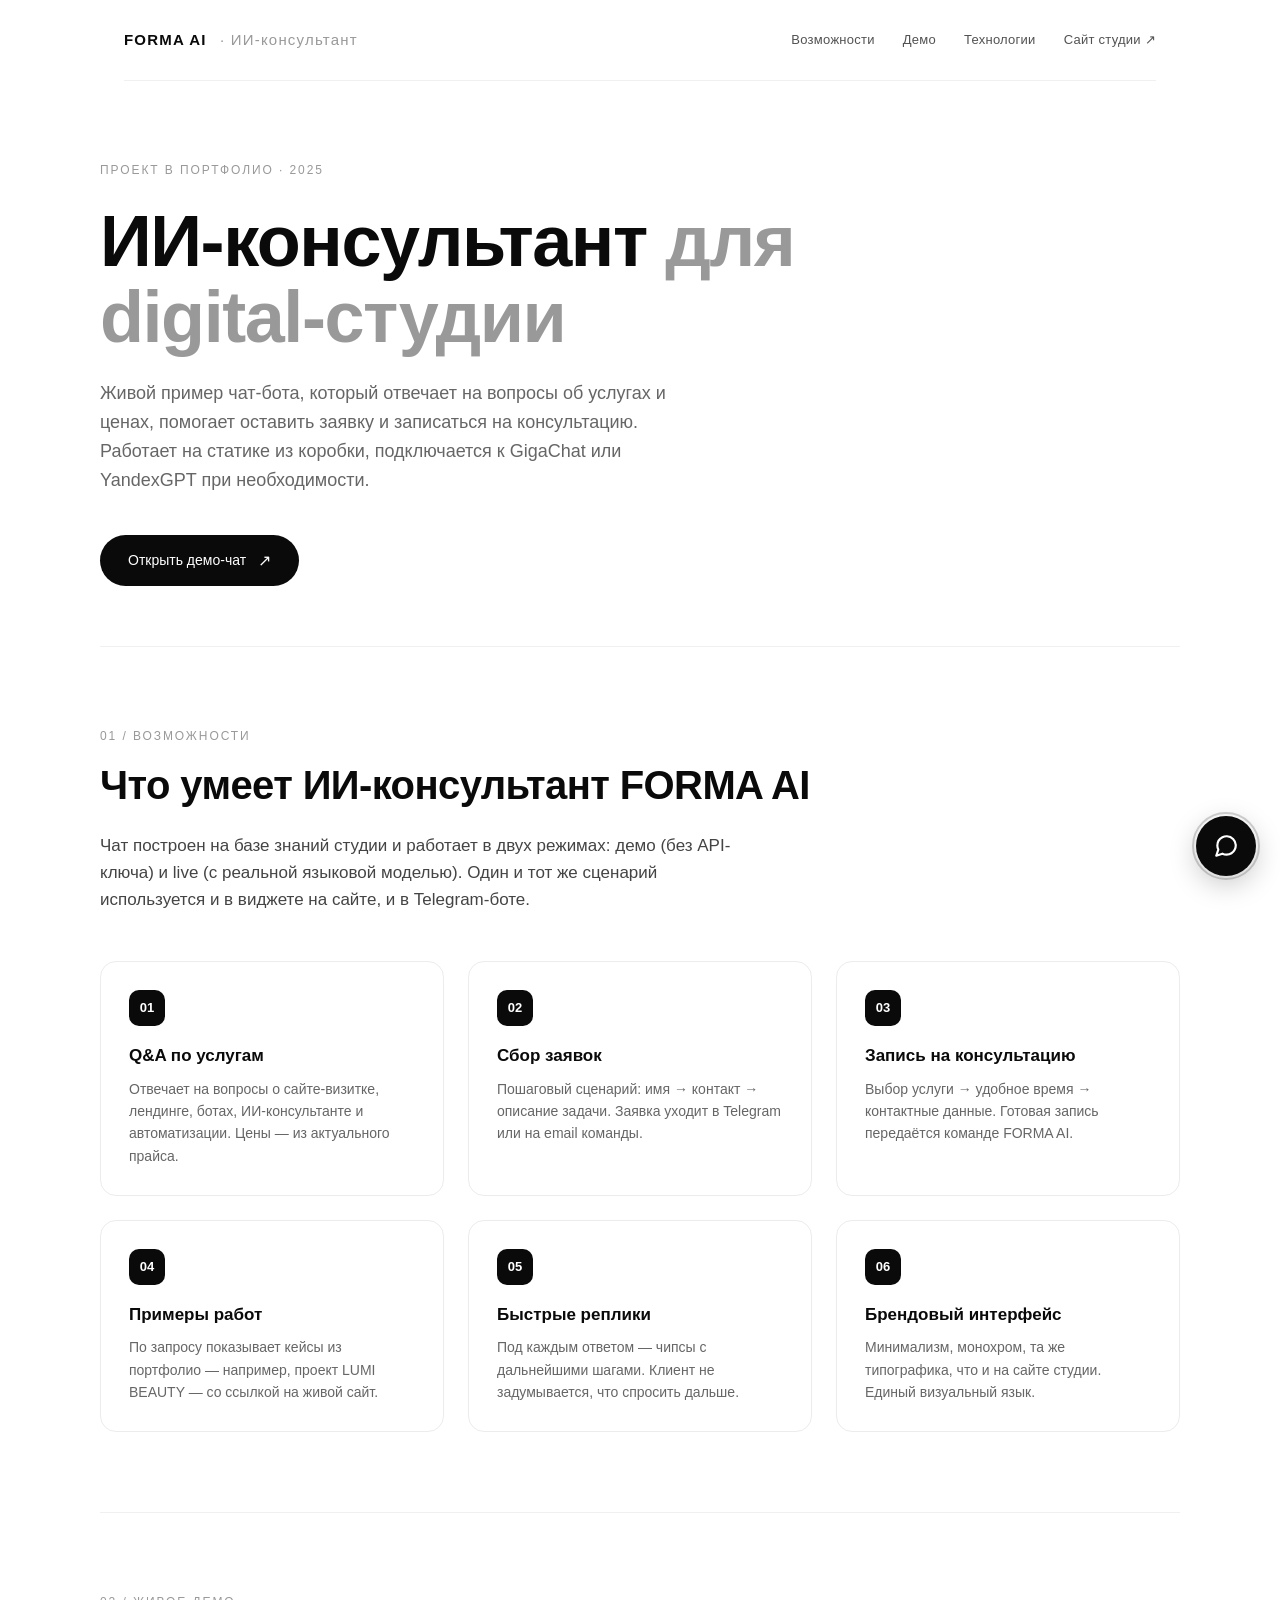
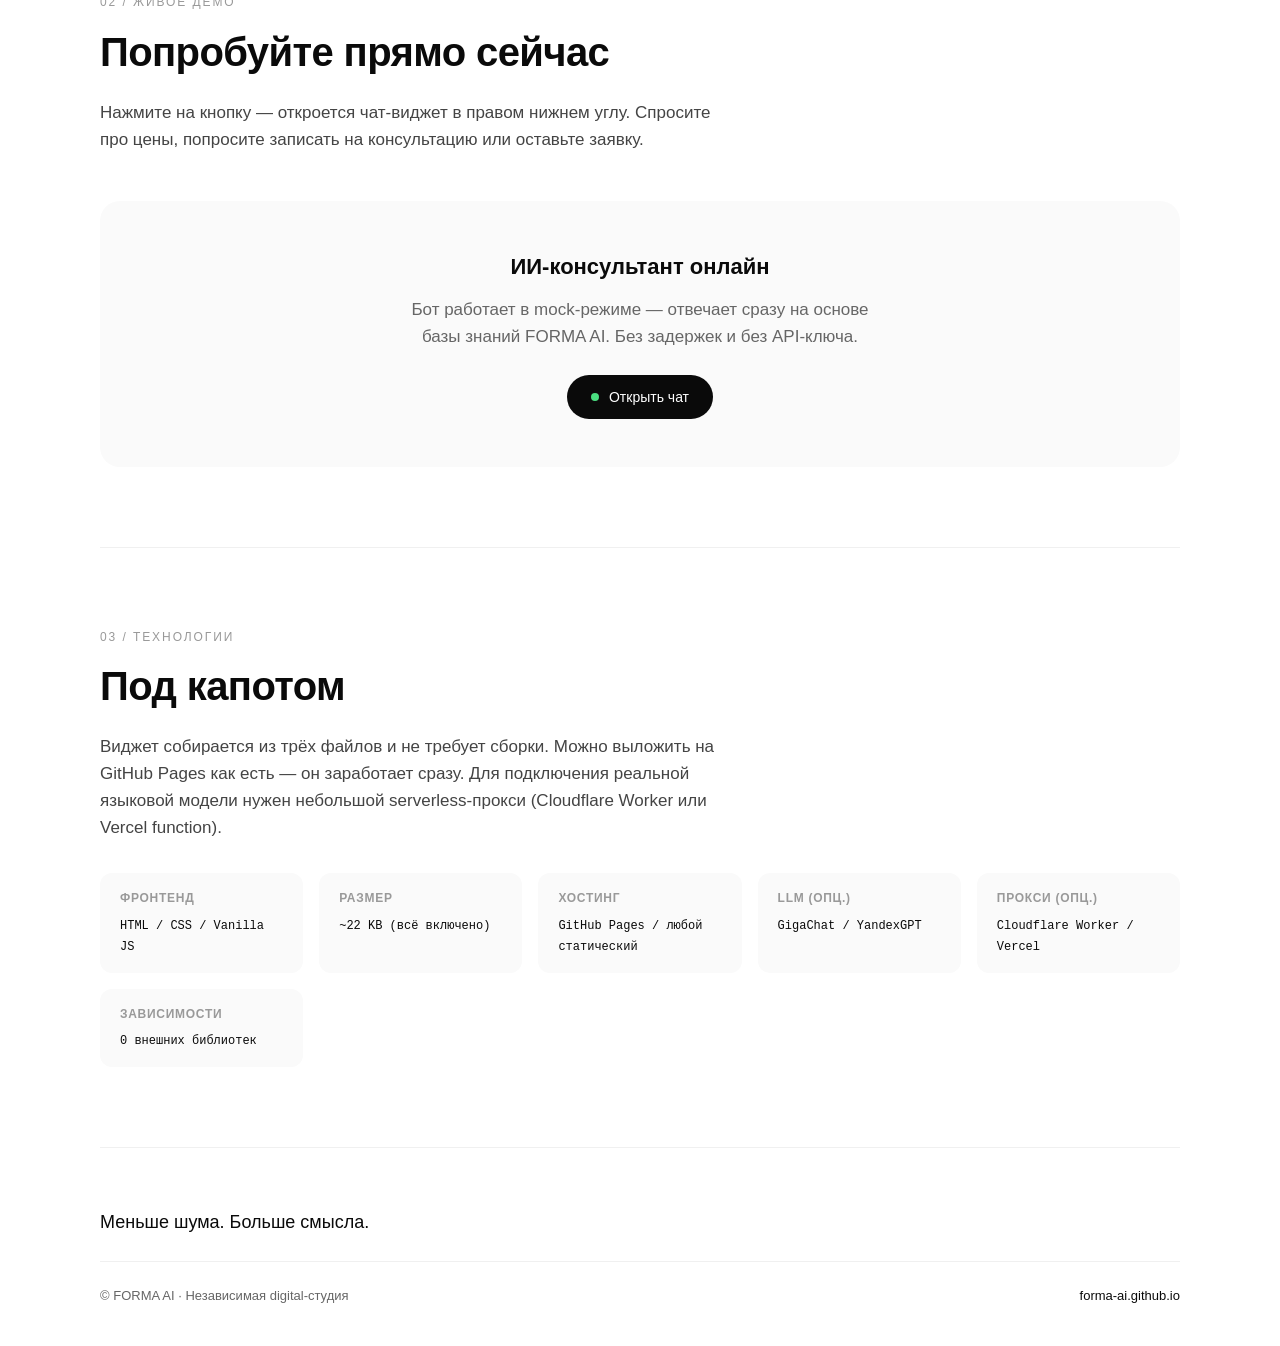
<file: forma-ai-assistant/index.html>
<!doctype html>
<html lang="ru">
<head>
  <meta charset="utf-8" />
  <meta name="viewport" content="width=device-width, initial-scale=1" />
  <title>FORMA AI · ИИ-консультант — демо для портфолио</title>
  <meta name="description" content="Живой пример ИИ-консультанта FORMA AI: отвечает на вопросы по услугам и ценам, собирает заявки, записывает на консультацию. Встраивается на любой сайт." />

  <!--可以直接嵌入到任何页面：替换下面 4 строки на свой путь -->
  <link rel="stylesheet" href="forma-chat.css" />

  <style>
    /* ---- Демо-страница FORMA AI (не входит в виджет) ---- */
    * { box-sizing: border-box; margin: 0; padding: 0; }
    html, body { background: #ffffff; color: #0a0a0a; }

    body {
      font-family: -apple-system, BlinkMacSystemFont, "Segoe UI", "Inter", "Helvetica Neue", Arial, sans-serif;
      font-size: 16px;
      line-height: 1.6;
      -webkit-font-smoothing: antialiased;
      -moz-osx-font-smoothing: grayscale;
    }

    .container { max-width: 1080px; margin: 0 auto; padding: 0 24px; }

    /* --- Шапка --- */
    .nav {
      display: flex;
      align-items: center;
      justify-content: space-between;
      padding: 28px 0;
      border-bottom: 1px solid #f0f0f0;
    }

    .nav-logo {
      font-size: 15px;
      font-weight: 700;
      letter-spacing: 0.08em;
    }
    .nav-logo span { color: #999; font-weight: 400; margin-left: 8px; }

    .nav-links { display: flex; gap: 28px; }
    .nav-links a {
      color: #0a0a0a;
      text-decoration: none;
      font-size: 13px;
      letter-spacing: 0.02em;
      opacity: 0.7;
      transition: opacity 0.2s;
    }
    .nav-links a:hover { opacity: 1; }

    /* --- Hero --- */
    .hero { padding: 80px 0 60px; border-bottom: 1px solid #f0f0f0; }
    .hero-eyebrow {
      font-size: 12px;
      letter-spacing: 0.16em;
      color: #999;
      text-transform: uppercase;
      margin-bottom: 24px;
    }
    .hero h1 {
      font-size: clamp(40px, 6vw, 72px);
      font-weight: 700;
      line-height: 1.05;
      letter-spacing: -0.02em;
      margin-bottom: 24px;
      max-width: 900px;
    }
    .hero h1 em { font-style: normal; color: #999; }
    .hero-sub {
      font-size: 18px;
      color: #666;
      max-width: 580px;
      margin-bottom: 40px;
    }
    .hero-cta {
      display: inline-flex;
      align-items: center;
      gap: 12px;
      background: #0a0a0a;
      color: #fff;
      padding: 16px 28px;
      border-radius: 100px;
      text-decoration: none;
      font-size: 14px;
      font-weight: 500;
      cursor: pointer;
      border: none;
      transition: transform 0.2s;
    }
    .hero-cta:hover { transform: translateY(-1px); }
    .hero-cta-arrow { font-size: 16px; }

    /* --- Разделы --- */
    .section {
      padding: 80px 0;
      border-bottom: 1px solid #f0f0f0;
    }

    .section-num {
      font-size: 12px;
      letter-spacing: 0.16em;
      color: #999;
      text-transform: uppercase;
      margin-bottom: 16px;
    }

    .section h2 {
      font-size: clamp(28px, 4vw, 40px);
      font-weight: 700;
      line-height: 1.15;
      letter-spacing: -0.015em;
      margin-bottom: 24px;
      max-width: 720px;
    }

    .section p {
      font-size: 17px;
      color: #444;
      max-width: 640px;
      margin-bottom: 16px;
    }

    /* --- Сетка возможностей --- */
    .grid {
      display: grid;
      grid-template-columns: repeat(auto-fit, minmax(280px, 1fr));
      gap: 24px;
      margin-top: 48px;
    }
    .feature {
      padding: 28px;
      border: 1px solid #ececec;
      border-radius: 16px;
      transition: border-color 0.2s, transform 0.2s;
    }
    .feature:hover {
      border-color: #0a0a0a;
      transform: translateY(-2px);
    }
    .feature-icon {
      width: 36px;
      height: 36px;
      border-radius: 10px;
      background: #0a0a0a;
      color: #fff;
      display: flex;
      align-items: center;
      justify-content: center;
      font-weight: 700;
      font-size: 13px;
      margin-bottom: 16px;
    }
    .feature h3 {
      font-size: 17px;
      font-weight: 600;
      margin-bottom: 8px;
    }
    .feature p {
      font-size: 14px;
      color: #666;
      margin: 0;
      max-width: none;
    }

    /* --- Демо-блок --- */
    .demo-block {
      background: #fafafa;
      border-radius: 20px;
      padding: 48px;
      margin-top: 48px;
      text-align: center;
    }
    .demo-block h3 {
      font-size: 22px;
      font-weight: 600;
      margin-bottom: 12px;
    }
    .demo-block p {
      color: #666;
      margin: 0 auto 24px;
      max-width: 460px;
    }
    .demo-cta {
      display: inline-flex;
      align-items: center;
      gap: 10px;
      background: #0a0a0a;
      color: #fff;
      padding: 14px 24px;
      border-radius: 100px;
      font-size: 14px;
      font-weight: 500;
      cursor: pointer;
      border: none;
    }
    .demo-pulse {
      width: 8px;
      height: 8px;
      border-radius: 50%;
      background: #4ade80;
      animation: pulse 1.6s infinite;
    }
    @keyframes pulse {
      0%, 100% { opacity: 1; transform: scale(1); }
      50%      { opacity: 0.5; transform: scale(1.4); }
    }

    /* --- Технический блок --- */
    .tech-list {
      display: grid;
      grid-template-columns: repeat(auto-fit, minmax(200px, 1fr));
      gap: 16px;
      margin-top: 32px;
    }
    .tech-item {
      padding: 16px 20px;
      background: #fafafa;
      border-radius: 12px;
      font-size: 13px;
    }
    .tech-item strong {
      display: block;
      font-size: 12px;
      letter-spacing: 0.06em;
      text-transform: uppercase;
      color: #999;
      margin-bottom: 6px;
      font-weight: 600;
    }
    .tech-item code {
      font-family: "SF Mono", Monaco, Consolas, monospace;
      font-size: 12px;
      color: #0a0a0a;
    }

    /* --- Подвал --- */
    .footer {
      padding: 60px 0 40px;
      color: #666;
      font-size: 13px;
    }
    .footer-tagline {
      font-size: 18px;
      color: #0a0a0a;
      font-weight: 500;
      margin-bottom: 24px;
    }
    .footer-meta {
      display: flex;
      justify-content: space-between;
      flex-wrap: wrap;
      gap: 16px;
      padding-top: 24px;
      border-top: 1px solid #f0f0f0;
    }
    .footer a {
      color: #0a0a0a;
      text-decoration: none;
    }

    @media (max-width: 600px) {
      .nav-links { display: none; }
      .hero { padding: 48px 0; }
      .section { padding: 56px 0; }
      .demo-block { padding: 32px 20px; }
    }
  </style>
  <!-- Yandex.Metrika counter -->
<script type="text/javascript">
    (function(m,e,t,r,i,k,a){
        m[i]=m[i]||function(){(m[i].a=m[i].a||[]).push(arguments)};
        m[i].l=1*new Date();
        for (var j = 0; j < document.scripts.length; j++) {if (document.scripts[j].src === r) { return; }}
        k=e.createElement(t),a=e.getElementsByTagName(t)[0],k.async=1,k.src=r,a.parentNode.insertBefore(k,a)
    })(window, document,'script','https://mc.yandex.ru/metrika/tag.js?id=114505379', 'ym');

    ym(114505379, 'init', {ssr:true, webvisor:true, clickmap:true, ecommerce:"dataLayer", referrer: document.referrer, url: location.href, accurateTrackBounce:true, trackLinks:true});
</script>
<noscript><div><img src="https://mc.yandex.ru/watch/114505379" style="position:absolute; left:-9999px;" alt="" /></div></noscript>
<!-- /Yandex.Metrika counter -->
</head>
<body>

  <header class="container">
    <nav class="nav">
      <div class="nav-logo">FORMA AI <span>· ИИ-консультант</span></div>
      <div class="nav-links">
        <a href="#features">Возможности</a>
        <a href="#demo">Демо</a>
        <a href="#tech">Технологии</a>
        <a href="https://snegggg970-gif.github.io/forma-ai/" target="_blank">Сайт студии ↗</a>
      </div>
    </nav>
  </header>

  <main>
    <!-- Hero -->
    <section class="hero container">
      <div class="hero-eyebrow">ПРОЕКТ В ПОРТФОЛИО · 2025</div>
      <h1>ИИ-консультант <em>для digital-студии</em></h1>
      <p class="hero-sub">
        Живой пример чат-бота, который отвечает на вопросы об услугах и ценах,
        помогает оставить заявку и записаться на консультацию. Работает на статике
        из коробки, подключается к GigaChat или YandexGPT при необходимости.
      </p>
      <button class="hero-cta" onclick="window.FORMA_CHAT.open()">
        Открыть демо-чат
        <span class="hero-cta-arrow">↗</span>
      </button>
    </section>

    <!-- Возможности -->
    <section class="section container" id="features">
      <div class="section-num">01 / ВОЗМОЖНОСТИ</div>
      <h2>Что умеет ИИ-консультант FORMA AI</h2>
      <p>
        Чат построен на базе знаний студии и работает в двух режимах:
        демо (без API-ключа) и live (с реальной языковой моделью).
        Один и тот же сценарий используется и в виджете на сайте, и в Telegram-боте.
      </p>

      <div class="grid">
        <div class="feature">
          <div class="feature-icon">01</div>
          <h3>Q&amp;A по услугам</h3>
          <p>Отвечает на вопросы о сайте-визитке, лендинге, ботах, ИИ-консультанте и автоматизации. Цены — из актуального прайса.</p>
        </div>
        <div class="feature">
          <div class="feature-icon">02</div>
          <h3>Сбор заявок</h3>
          <p>Пошаговый сценарий: имя → контакт → описание задачи. Заявка уходит в Telegram или на email команды.</p>
        </div>
        <div class="feature">
          <div class="feature-icon">03</div>
          <h3>Запись на консультацию</h3>
          <p>Выбор услуги → удобное время → контактные данные. Готовая запись передаётся команде FORMA AI.</p>
        </div>
        <div class="feature">
          <div class="feature-icon">04</div>
          <h3>Примеры работ</h3>
          <p>По запросу показывает кейсы из портфолио — например, проект LUMI BEAUTY — со ссылкой на живой сайт.</p>
        </div>
        <div class="feature">
          <div class="feature-icon">05</div>
          <h3>Быстрые реплики</h3>
          <p>Под каждым ответом — чипсы с дальнейшими шагами. Клиент не задумывается, что спросить дальше.</p>
        </div>
        <div class="feature">
          <div class="feature-icon">06</div>
          <h3>Брендовый интерфейс</h3>
          <p>Минимализм, монохром, та же типографика, что и на сайте студии. Единый визуальный язык.</p>
        </div>
      </div>
    </section>

    <!-- Демо -->
    <section class="section container" id="demo">
      <div class="section-num">02 / ЖИВОЕ ДЕМО</div>
      <h2>Попробуйте прямо сейчас</h2>
      <p>Нажмите на кнопку — откроется чат-виджет в правом нижнем углу. Спросите про цены, попросите записать на консультацию или оставьте заявку.</p>

      <div class="demo-block">
        <h3>ИИ-консультант онлайн</h3>
        <p>Бот работает в mock-режиме — отвечает сразу на основе базы знаний FORMA AI. Без задержек и без API-ключа.</p>
        <button class="demo-cta" onclick="window.FORMA_CHAT.open()">
          <span class="demo-pulse"></span>
          Открыть чат
        </button>
      </div>
    </section>

    <!-- Технологии -->
    <section class="section container" id="tech">
      <div class="section-num">03 / ТЕХНОЛОГИИ</div>
      <h2>Под капотом</h2>
      <p>Виджет собирается из трёх файлов и не требует сборки. Можно выложить на GitHub Pages как есть — он заработает сразу. Для подключения реальной языковой модели нужен небольшой serverless-прокси (Cloudflare Worker или Vercel function).</p>

      <div class="tech-list">
        <div class="tech-item"><strong>Фронтенд</strong><code>HTML / CSS / Vanilla JS</code></div>
        <div class="tech-item"><strong>Размер</strong><code>~22 KB (всё включено)</code></div>
        <div class="tech-item"><strong>Хостинг</strong><code>GitHub Pages / любой статический</code></div>
        <div class="tech-item"><strong>LLM (опц.)</strong><code>GigaChat / YandexGPT</code></div>
        <div class="tech-item"><strong>Прокси (опц.)</strong><code>Cloudflare Worker / Vercel</code></div>
        <div class="tech-item"><strong>Зависимости</strong><code>0 внешних библиотек</code></div>
      </div>
    </section>
  </main>

  <footer class="container footer">
    <div class="footer-tagline">Меньше шума. Больше смысла.</div>
    <div class="footer-meta">
      <div>© FORMA AI · Независимая digital-студия</div>
      <div>
        <a href="https://snegggg970-gif.github.io/forma-ai/" target="_blank">forma-ai.github.io</a>
      </div>
    </div>
  </footer>

  <!-- ===== FORMA AI Chat Widget ===== -->
  <script>
    // Конфигурация виджета.
    // mode: 'mock' — работает сразу без API-ключа (для демо на статике).
    // mode: 'live' + llmEndpoint — подключается реальный LLM через serverless-прокси.
    window.FORMA_CHAT_CONFIG = {
      mode: 'mock',
      llmProvider: 'gigachat',
      llmEndpoint: '',
      autoOpen: false,
      // Раскомментируйте, чтобы виджет сам отправлял заявки вам в Telegram/на почту:
      // leadEndpoint: 'https://your-worker.example.workers.dev/api/lead',
    };
  </script>
  <script src="knowledge-base.js"></script>
  <script src="llm-adapter.js"></script>
  <script src="forma-chat.js"></script>
</body>
</html>
</file>
<file: forma-ai-assistant/forma-chat.css>
/* ==========================================================================
   FORMA AI — Чат-виджет
   Минимализм, монохром, чистая типографика.
   Стили спроектированы так, чтобы не конфликтовать со стилями сайта-носителя:
   всё под префиксом .forma-chat-*
   ========================================================================== */

.forma-chat-bubble {
  position: fixed;
  right: 24px;
  bottom: 24px;
  width: 60px;
  height: 60px;
  border-radius: 50%;
  background: #0a0a0a;
  color: #ffffff;
  border: none;
  cursor: pointer;
  box-shadow: 0 8px 28px rgba(10, 10, 10, 0.22);
  display: flex;
  align-items: center;
  justify-content: center;
  z-index: 999999;
  transition: transform 0.25s ease, box-shadow 0.25s ease, background 0.25s ease;
  font-family: -apple-system, BlinkMacSystemFont, "Segoe UI", "Inter", "Helvetica Neue", Arial, sans-serif;
}

.forma-chat-bubble:hover {
  transform: translateY(-2px);
  box-shadow: 0 12px 32px rgba(10, 10, 10, 0.28);
}

.forma-chat-bubble svg {
  width: 26px;
  height: 26px;
}

.forma-chat-bubble--pulse::after {
  content: "";
  position: absolute;
  inset: -4px;
  border-radius: 50%;
  border: 2px solid rgba(10, 10, 10, 0.18);
  animation: forma-chat-pulse 2.4s ease-out infinite;
}

@keyframes forma-chat-pulse {
  0%   { transform: scale(1);   opacity: 0.7; }
  70%  { transform: scale(1.6); opacity: 0;   }
  100% { transform: scale(1.6); opacity: 0;   }
}

.forma-chat-bubble-badge {
  position: absolute;
  top: -4px;
  right: -4px;
  min-width: 18px;
  height: 18px;
  padding: 0 5px;
  border-radius: 9px;
  background: #ffffff;
  color: #0a0a0a;
  font-size: 10px;
  font-weight: 600;
  display: flex;
  align-items: center;
  justify-content: center;
  border: 1.5px solid #0a0a0a;
}

/* ---------- Окно чата ---------- */
.forma-chat-window {
  position: fixed;
  right: 24px;
  bottom: 96px;
  width: 380px;
  max-width: calc(100vw - 48px);
  height: 600px;
  max-height: calc(100vh - 130px);
  background: #ffffff;
  border-radius: 18px;
  box-shadow: 0 24px 64px rgba(10, 10, 10, 0.18), 0 2px 8px rgba(10, 10, 10, 0.08);
  display: flex;
  flex-direction: column;
  overflow: hidden;
  z-index: 999998;
  font-family: -apple-system, BlinkMacSystemFont, "Segoe UI", "Inter", "Helvetica Neue", Arial, sans-serif;
  color: #0a0a0a;
  opacity: 0;
  transform: translateY(16px) scale(0.98);
  pointer-events: none;
  transition: opacity 0.22s ease, transform 0.22s ease;
}

.forma-chat-window--open {
  opacity: 1;
  transform: translateY(0) scale(1);
  pointer-events: auto;
}

/* ---------- Шапка ---------- */
.forma-chat-header {
  background: #0a0a0a;
  color: #ffffff;
  padding: 18px 20px 16px;
  display: flex;
  align-items: center;
  gap: 12px;
  position: relative;
  flex-shrink: 0;
}

.forma-chat-header-logo {
  width: 38px;
  height: 38px;
  border-radius: 10px;
  background: #ffffff;
  color: #0a0a0a;
  display: flex;
  align-items: center;
  justify-content: center;
  font-weight: 700;
  font-size: 14px;
  letter-spacing: 0.04em;
  flex-shrink: 0;
}

.forma-chat-header-info {
  flex: 1;
  min-width: 0;
}

.forma-chat-header-title {
  font-size: 15px;
  font-weight: 600;
  letter-spacing: 0.02em;
  line-height: 1.2;
}

.forma-chat-header-subtitle {
  font-size: 11px;
  opacity: 0.6;
  margin-top: 3px;
  display: flex;
  align-items: center;
  gap: 6px;
}

.forma-chat-status-dot {
  width: 6px;
  height: 6px;
  border-radius: 50%;
  background: #4ade80;
  display: inline-block;
}

.forma-chat-close {
  background: transparent;
  border: none;
  color: #ffffff;
  cursor: pointer;
  padding: 4px;
  opacity: 0.7;
  transition: opacity 0.2s;
  display: flex;
  align-items: center;
}

.forma-chat-close:hover { opacity: 1; }

.forma-chat-close svg { width: 18px; height: 18px; }

/* ---------- Сообщения ---------- */
.forma-chat-messages {
  flex: 1;
  overflow-y: auto;
  padding: 20px 18px 6px;
  background: #ffffff;
  scroll-behavior: smooth;
}

.forma-chat-messages::-webkit-scrollbar { width: 6px; }
.forma-chat-messages::-webkit-scrollbar-track { background: transparent; }
.forma-chat-messages::-webkit-scrollbar-thumb {
  background: rgba(10, 10, 10, 0.12);
  border-radius: 3px;
}

.forma-chat-msg {
  display: flex;
  margin-bottom: 14px;
  animation: forma-chat-msg-in 0.32s ease;
}

@keyframes forma-chat-msg-in {
  from { opacity: 0; transform: translateY(8px); }
  to   { opacity: 1; transform: translateY(0); }
}

.forma-chat-msg--bot { justify-content: flex-start; }
.forma-chat-msg--user { justify-content: flex-end; }

.forma-chat-avatar {
  width: 28px;
  height: 28px;
  border-radius: 8px;
  background: #0a0a0a;
  color: #ffffff;
  font-size: 10px;
  font-weight: 700;
  display: flex;
  align-items: center;
  justify-content: center;
  flex-shrink: 0;
  margin-right: 10px;
  margin-top: 2px;
}

.forma-chat-msg--user .forma-chat-avatar { display: none; }

.forma-chat-bubble-msg {
  max-width: 78%;
  padding: 11px 14px;
  border-radius: 14px;
  font-size: 13.5px;
  line-height: 1.5;
  white-space: pre-wrap;
  word-wrap: break-word;
}

.forma-chat-msg--bot .forma-chat-bubble-msg {
  background: #f4f4f4;
  color: #0a0a0a;
  border-top-left-radius: 4px;
}

.forma-chat-msg--user .forma-chat-bubble-msg {
  background: #0a0a0a;
  color: #ffffff;
  border-top-right-radius: 4px;
}

/* ---------- Быстрые реплики ---------- */
.forma-chat-quick {
  display: flex;
  flex-wrap: wrap;
  gap: 6px;
  padding: 6px 18px 12px;
  background: #ffffff;
}

.forma-chat-quick-btn {
  background: #ffffff;
  border: 1px solid #0a0a0a;
  color: #0a0a0a;
  padding: 7px 12px;
  border-radius: 16px;
  font-size: 12px;
  font-family: inherit;
  cursor: pointer;
  transition: background 0.18s ease, color 0.18s ease;
  white-space: nowrap;
}

.forma-chat-quick-btn:hover {
  background: #0a0a0a;
  color: #ffffff;
}

/* ---------- Поле вводода ---------- */
.forma-chat-input-wrap {
  padding: 10px 14px 14px;
  background: #ffffff;
  border-top: 1px solid #f0f0f0;
  flex-shrink: 0;
}

.forma-chat-input-row {
  display: flex;
  align-items: center;
  gap: 8px;
  background: #f4f4f4;
  border-radius: 12px;
  padding: 4px 4px 4px 14px;
  transition: box-shadow 0.18s;
}

.forma-chat-input-row:focus-within {
  background: #ececec;
  box-shadow: 0 0 0 2px rgba(10, 10, 10, 0.08);
}

.forma-chat-input {
  flex: 1;
  border: none;
  background: transparent;
  outline: none;
  font-family: inherit;
  font-size: 13.5px;
  color: #0a0a0a;
  padding: 9px 0;
  resize: none;
  max-height: 90px;
  line-height: 1.4;
}

.forma-chat-input::placeholder {
  color: #999;
}

.forma-chat-send {
  width: 34px;
  height: 34px;
  border: none;
  background: #0a0a0a;
  color: #ffffff;
  border-radius: 10px;
  cursor: pointer;
  display: flex;
  align-items: center;
  justify-content: center;
  flex-shrink: 0;
  transition: opacity 0.18s, transform 0.18s;
}

.forma-chat-send:disabled {
  opacity: 0.35;
  cursor: not-allowed;
}

.forma-chat-send:not(:disabled):hover {
  transform: scale(1.05);
}

.forma-chat-send svg { width: 16px; height: 16px; }

/* ---------- Печатает индикатор ---------- */
.forma-chat-typing {
  display: flex;
  gap: 4px;
  padding: 11px 14px;
  background: #f4f4f4;
  border-radius: 14px;
  border-top-left-radius: 4px;
  width: fit-content;
  margin-left: 38px;
}

.forma-chat-typing span {
  width: 6px;
  height: 6px;
  border-radius: 50%;
  background: #0a0a0a;
  opacity: 0.4;
  animation: forma-chat-typing 1.4s infinite;
}

.forma-chat-typing span:nth-child(2) { animation-delay: 0.2s; }
.forma-chat-typing span:nth-child(3) { animation-delay: 0.4s; }

@keyframes forma-chat-typing {
  0%, 60%, 100% { opacity: 0.3; transform: translateY(0); }
  30%           { opacity: 1;   transform: translateY(-3px); }
}

/* ---------- Подпись ---------- */
.forma-chat-footer {
  padding: 8px 18px 10px;
  background: #ffffff;
  border-top: 1px solid #f0f0f0;
  font-size: 10.5px;
  color: #999;
  text-align: center;
  flex-shrink: 0;
}

.forma-chat-footer a {
  color: #0a0a0a;
  text-decoration: none;
  font-weight: 500;
}

/* ---------- Мобильная адаптация ---------- */
@media (max-width: 480px) {
  .forma-chat-bubble {
    right: 16px;
    bottom: 16px;
    width: 54px;
    height: 54px;
  }

  .forma-chat-window {
    right: 0;
    bottom: 0;
    width: 100vw;
    height: 100vh;
    max-height: 100vh;
    border-radius: 0;
  }

  .forma-chat-window--open {
    /* Полноэкранный режим на мобиле */
  }
}

/* ---------- Состояния для inline-форм ---------- */
.forma-chat-form-hint {
  font-size: 12px;
  color: #666;
  padding: 8px 14px 4px;
  background: #fafafa;
  border-left: 2px solid #0a0a0a;
  margin: 8px 0 12px 38px;
  border-radius: 0 8px 8px 0;
}
</file>
